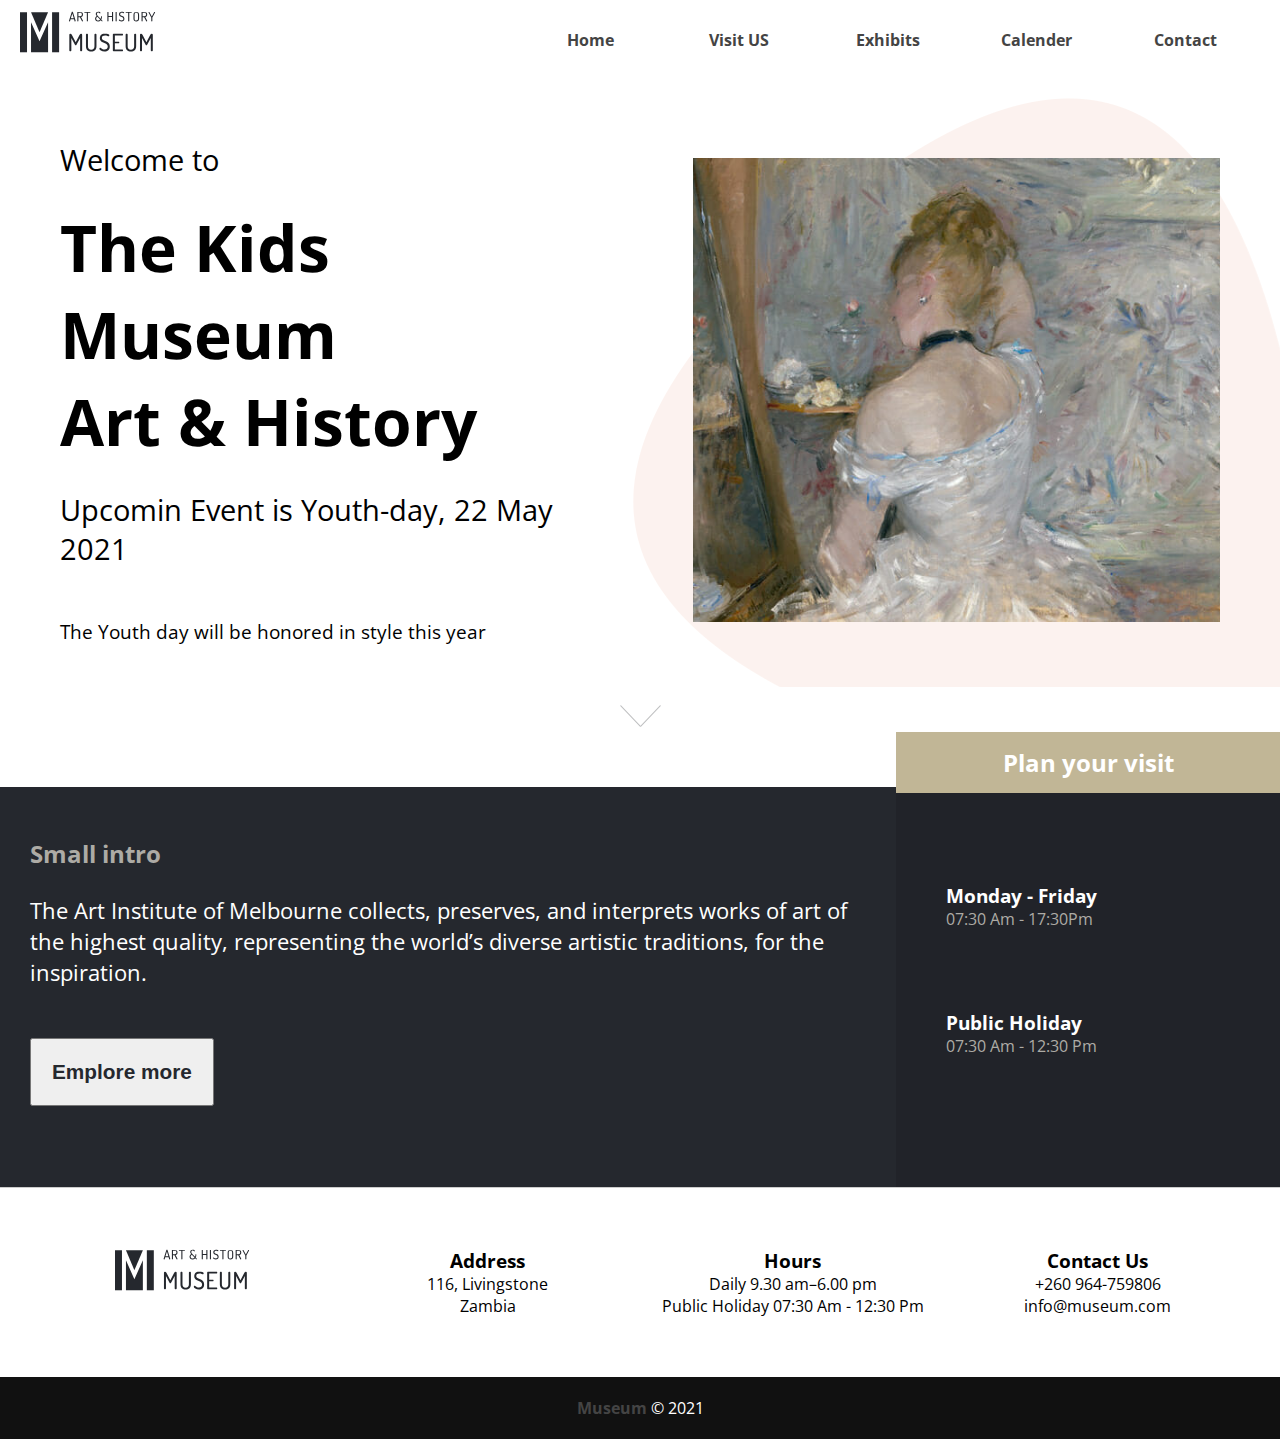
<file: index.html>
<!DOCTYPE html>
<html lang="en">
<head>
    <meta charset="UTF-8">
    <meta http-equiv="X-UA-Compatible" content="IE=edge">
    <meta name="viewport" content="width=device-width, initial-scale=1.0">
    <title>Kids Museum - 2020</title>


    <link rel="stylesheet" href="./assets/css/main.css">
</head>
<body>
    <header>
        <div>
            <img src="./assets/images/logo.svg" alt="logo">
        </div>
        <nav>
            <a href="index.html">Home</a>
            <a href="#!">Visit US</a>
            <a href="exhibits.html">Exhibits</a>
            <a href="#!">Calender</a>
            <a href="#!">Contact</a>
        </nav>
    </header>
    <main class="main-container">
        <div class="hero">
            <div class="hero-text pdm">
                <span class="
                sub-title">
                    Welcome to
                </span>
                <div class="mgs"></div>
                <h1 class="main-title">
                    The Kids  Museum <br> Art &amp; History
                </h1>
                <div class="mgs"></div>
                <span class="
                sub-title">
                    Upcomin Event is Youth-day, 22 May 2021
                </span>
                <div class="mgm"></div>
                <p class="hero-txt-para">
                    The Youth day will be honored in style this year
                </p>
            </div>
            <div class="hero-img pdm" >
                <img class="wider" src="./assets/images/image1.jpg" alt="museuam">
            </div>


            
        </div>
        <div class="arrow-container">
            <img src="./assets/images/nav_down_slide.png" alt="">
        </div>


    </main>


    <div class="plan-visit">
        <div class="header-accent">
            <h2>Plan your visit</h2>
        </div>
    </div>
    <div class="container-two dark">
        <div class="intro">
            <h2>
                Small intro
            </h2>
            <div class="mgs"></div>
            <p>
                The Art Institute of Melbourne collects, 
                preserves, and interprets works of art of 
                the highest quality, representing the world’s 
                diverse artistic traditions, for the inspiration.
            </p>

            <div class="mgm"></div>
            <button>
                <a href="#!">Emplore more</a>
            </button>
        </div>
        <div class="plan-visit-side">
            <ul>
                <li>
                    <h3>Monday - Friday</h3>
                    <span> 07:30 Am - 17:30Pm </span>
                </li>
                <li>
                    <h3>Public Holiday</h3>
                    <span> 07:30 Am - 12:30 Pm </span>
                </li>
            </ul>
        </div>
    </div>


    <footer>
        <div>
            <img src="./assets/images/logo.svg" alt="logo">
        </div>

        <div>
            <h3>Address</h3>
            <p>
                116, Livingstone <br> Zambia
            </p>
        </div>
        <div>
            <h3>Hours</h3>
            <p>
                Daily 9.30 am–6.00 pm
                <br>
                Public Holiday
                07:30 Am - 12:30 Pm
            </p>
        </div>
        <div>
            <h3>Contact Us</h3>
            <p>
                +260 964-759806 <br>
                info@museum.com 
            </p>
        </div>
    </footer>
    <div class="copyrights">
        <a href="#!">Museum</a> &copy; 2021	
    </div>
</body>
</html>
</file>
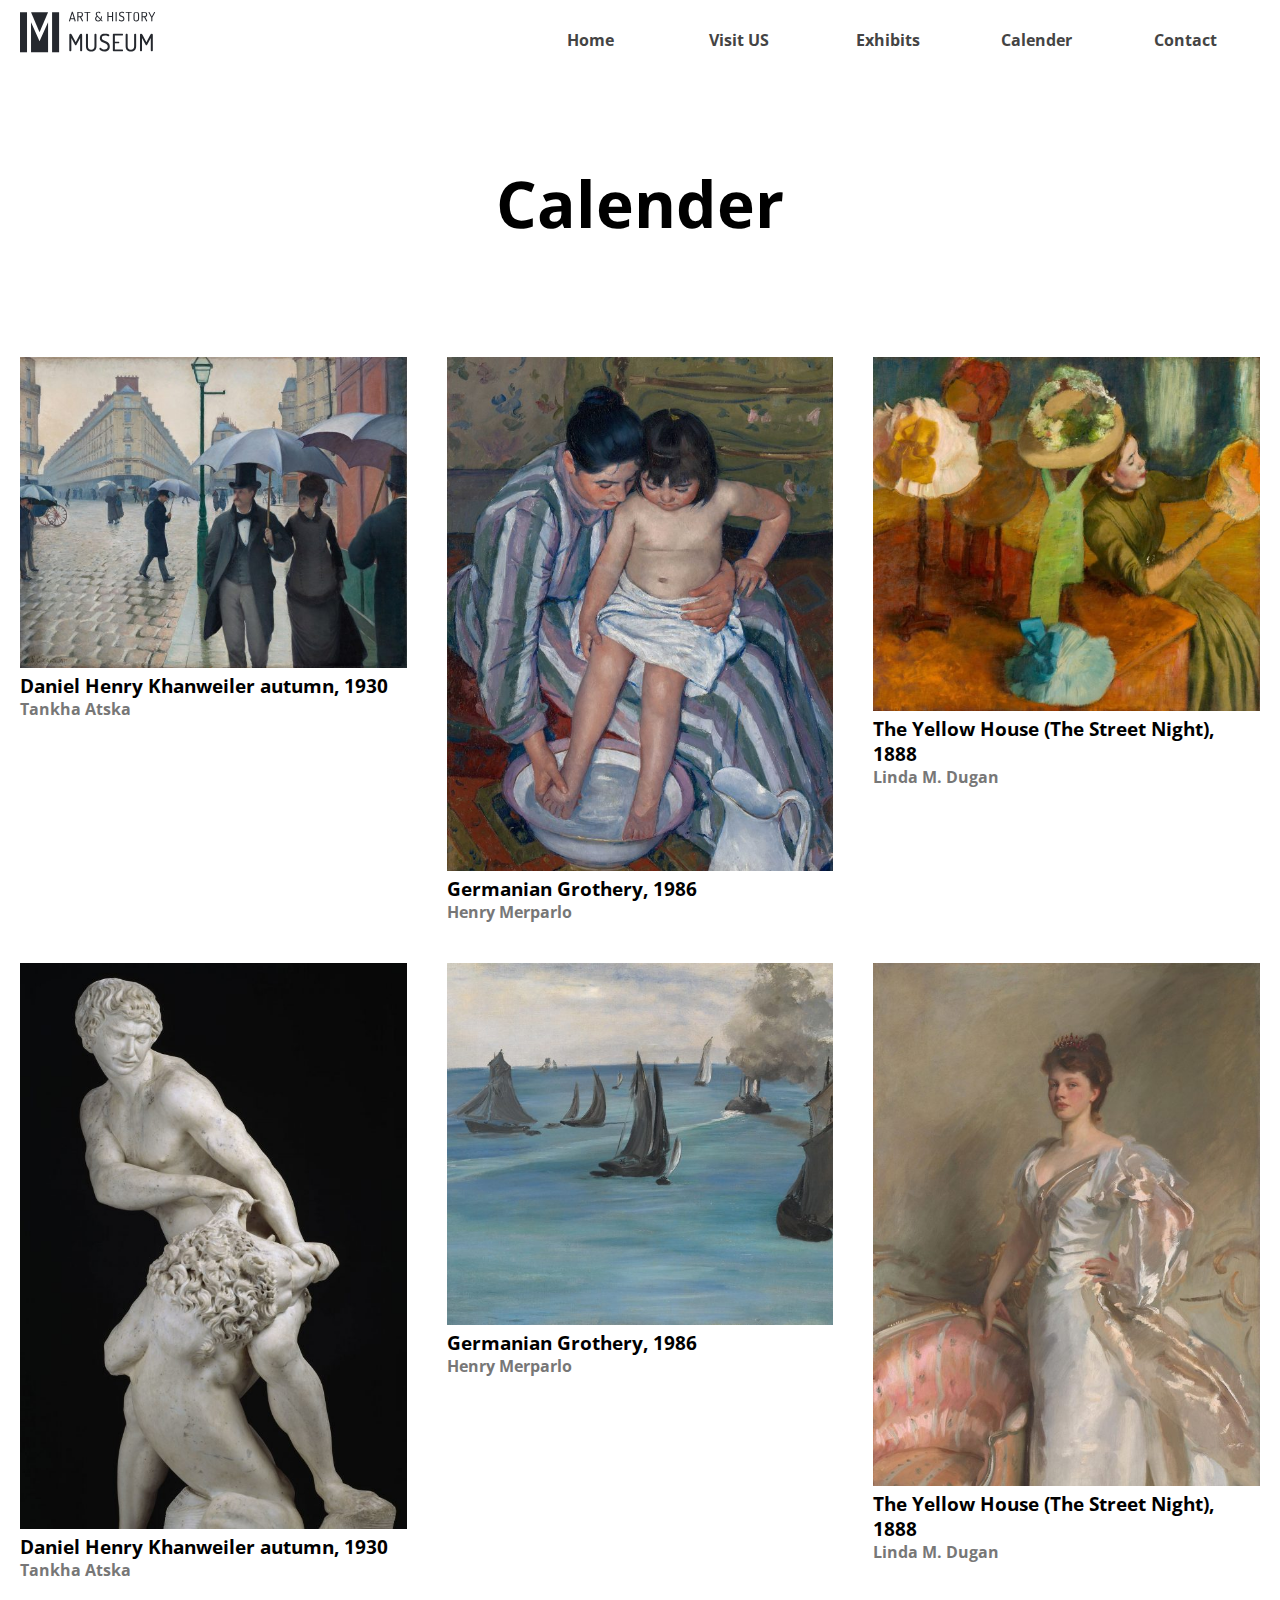
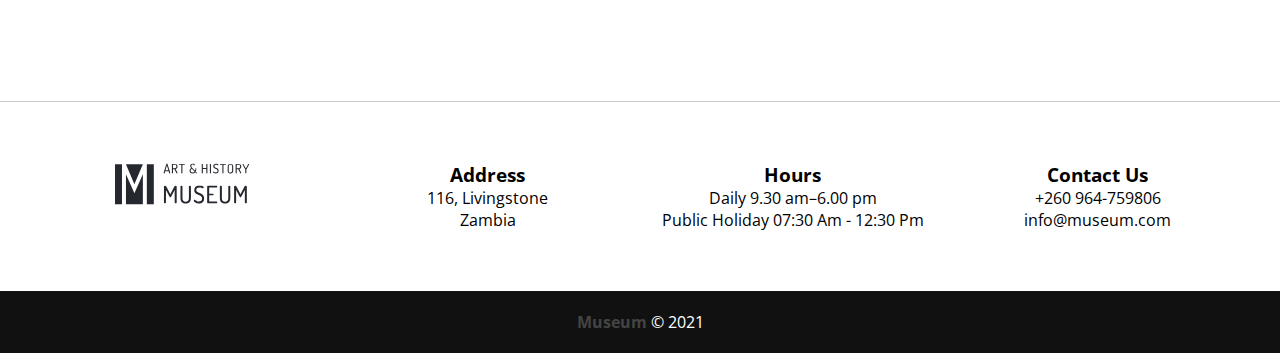
<file: calender.html>
<!DOCTYPE html>
<html lang="en">
<head>
    <meta charset="UTF-8">
    <meta http-equiv="X-UA-Compatible" content="IE=edge">
    <meta name="viewport" content="width=device-width, initial-scale=1.0">
    <title>Kids Museum - Calender</title>


    <link rel="stylesheet" href="./assets/css/main.css">
</head>
<body>
    <header>
        <div>
            <img src="./assets/images/logo.svg" alt="logo">
        </div>
        <nav>
            <a href="index.html">Home</a>
            <a href="visit.html">Visit US</a>
            <a href="exhibits.html">Exhibits</a>
            <a href="calender.html">Calender</a>
            <a href="contact.html">Contact</a>
        </nav>
    </header>
    <main class="main-container">
        
       <div class="central-txt">
           <h1 class="main-title">Calender</h1>
           <div class="mgs"></div>

       </div>

    
       <div class="mgs"></div>


       <div class="gallery-container">
           <div>
               <img class="wider" src="./assets/images/calender_1-600x483.jpg" alt="exhibit one">
               <h3>Daniel Henry Khanweiler autumn, 1930</h3>
               <h4>Tankha Atska</h4>
           </div>

           <div>
                <img class="wider" src="./assets/images/calender_2-600x797.jpg" alt="exhibit one">
                <h3>Germanian Grothery, 1986</h3>
                <h4>Henry Merparlo</h4>
           </div>
           <div>
                <img class="wider" src="./assets/images/calender_3-600x549.jpg" alt="exhibit one">
                <h3>The Yellow House (The Street Night), 1888</h3>
                <h4>Linda M. Dugan</h4>
           </div>
       </div>
       
       <div class="gallery-container">
           <div>
               <img class="wider" src="./assets/images/calender_4-600x879.jpg" alt="exhibit one">
               <h3>Daniel Henry Khanweiler autumn, 1930</h3>
               <h4>Tankha Atska</h4>
           </div>

           <div>
                <img class="wider" src="./assets/images/calender_5-600x562.jpg" alt="exhibit one">
                <h3>Germanian Grothery, 1986</h3>
                <h4>Henry Merparlo</h4>
           </div>
           <div>
                <img class="wider" src="./assets/images/calender_6-600x812.jpg" alt="exhibit one">
                <h3>The Yellow House (The Street Night), 1888</h3>
                <h4>Linda M. Dugan</h4>
           </div>
       </div>

    </main>


    <div class="mgx"></div>

    <footer>
        <div>
            <img src="./assets/images/logo.svg" alt="logo">
        </div>

        <div>
            <h3>Address</h3>
            <p>
                116, Livingstone <br> Zambia
            </p>
        </div>
        <div>
            <h3>Hours</h3>
            <p>
                Daily 9.30 am–6.00 pm
                <br>
                Public Holiday
                07:30 Am - 12:30 Pm
            </p>
        </div>
        <div>
            <h3>Contact Us</h3>
            <p>
                +260 964-759806 <br>
                info@museum.com 
            </p>
        </div>
    </footer>
    <div class="copyrights">
        <a href="#!">Museum</a> &copy; 2021	
    </div>
</body>
</html>
</file>
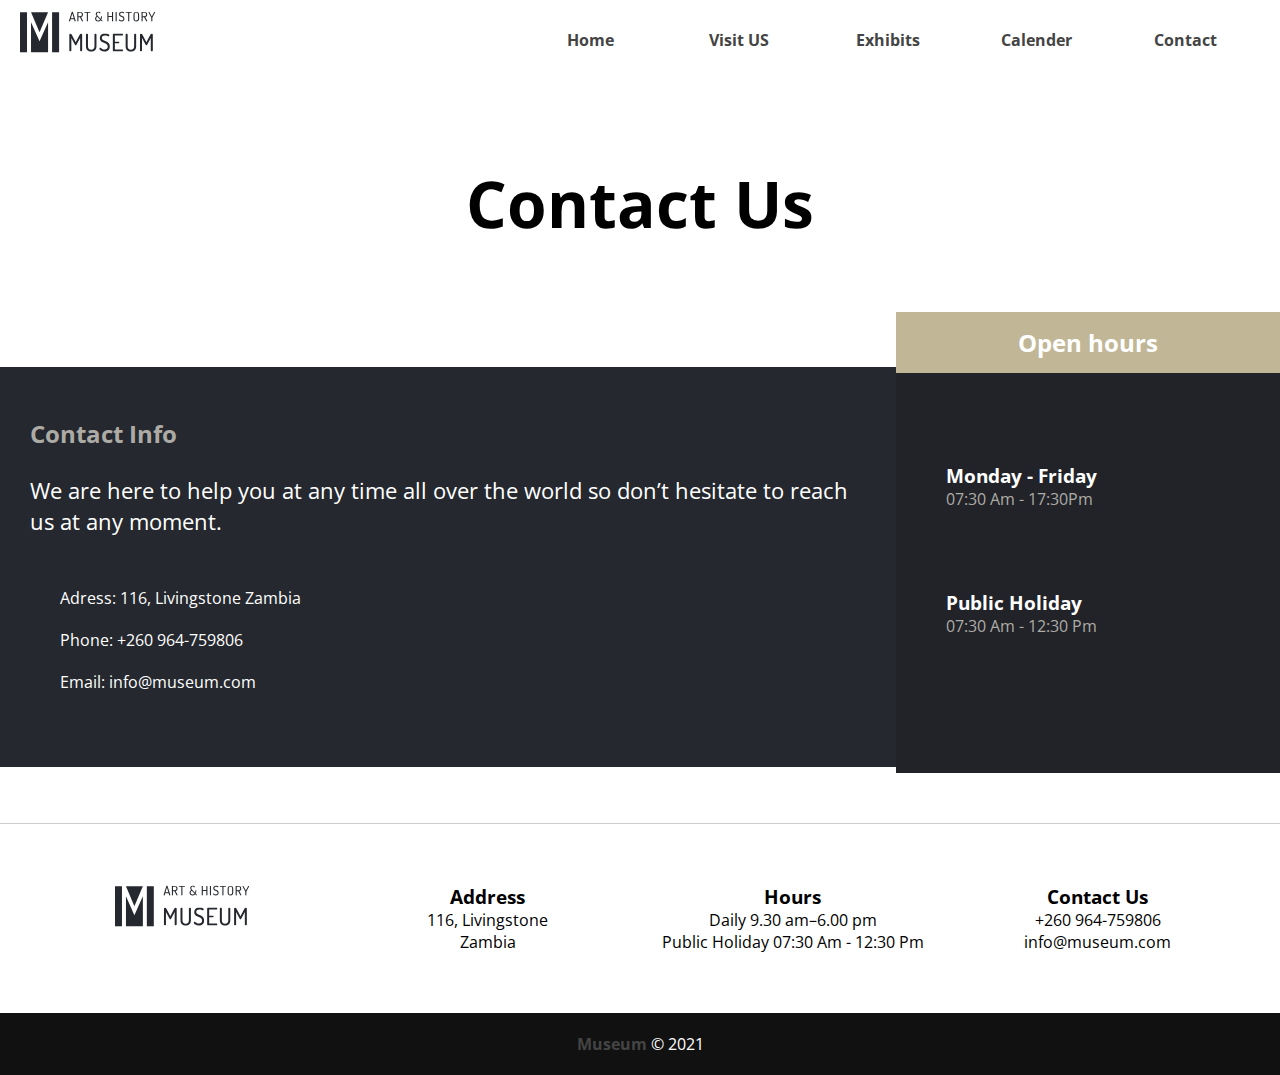
<file: contact.html>
<!DOCTYPE html>
<html lang="en">
<head>
    <meta charset="UTF-8">
    <meta http-equiv="X-UA-Compatible" content="IE=edge">
    <meta name="viewport" content="width=device-width, initial-scale=1.0">
    <title>Kids Museum - Contact</title>


    <link rel="stylesheet" href="./assets/css/main.css">
</head>
<body>
    <header>
        <div>
            <img src="./assets/images/logo.svg" alt="logo">
        </div>
        <nav>
            <a href="index.html">Home</a>
            <a href="visit.html">Visit US</a>
            <a href="exhibits.html">Exhibits</a>
            <a href="calender.html">Calender</a>
            <a href="contact.html">Contact</a>
        </nav>
    </header>
    <main class="main-container">
        
       <div class="central-txt">
           <h1 class="main-title">Contact Us</h1>
           <div class="mgs"></div>
         
       </div>



    </main>


    <div class="plan-visit">
        <div class="header-accent">
            <h2>Open hours</h2>
        </div>
    </div>
    <div class="container-two dark">
        <div class="intro">
            <h2>
                Contact Info
            </h2>
            <div class="mgs"></div>
            <p>
                We are here to help you at any time all over the world so don’t hesitate to reach us at any moment.
            </p>
            <ul class="contact-info">
                <li>Adress: 116, Livingstone
                    Zambia</li>
                <li>
                    Phone: +260 964-759806
                </li>
                <li>
                    Email: info@museum.com
                </li>
            </ul>
            <div class="mgm"></div>
        </div>
        <div class="plan-visit-side">
            <ul>
                <li>
                    <h3>Monday - Friday</h3>
                    <span> 07:30 Am - 17:30Pm </span>
                </li>
                <li>
                    <h3>Public Holiday</h3>
                    <span> 07:30 Am - 12:30 Pm </span>
                </li>
            </ul>
        </div>
    </div>


    <footer>
        <div>
            <img src="./assets/images/logo.svg" alt="logo">
        </div>

        <div>
            <h3>Address</h3>
            <p>
                116, Livingstone <br> Zambia
            </p>
        </div>
        <div>
            <h3>Hours</h3>
            <p>
                Daily 9.30 am–6.00 pm
                <br>
                Public Holiday
                07:30 Am - 12:30 Pm
            </p>
        </div>
        <div>
            <h3>Contact Us</h3>
            <p>
                +260 964-759806 <br>
                info@museum.com 
            </p>
        </div>
    </footer>
    <div class="copyrights">
        <a href="#!">Museum</a> &copy; 2021	
    </div>
</body>
</html>
</file>
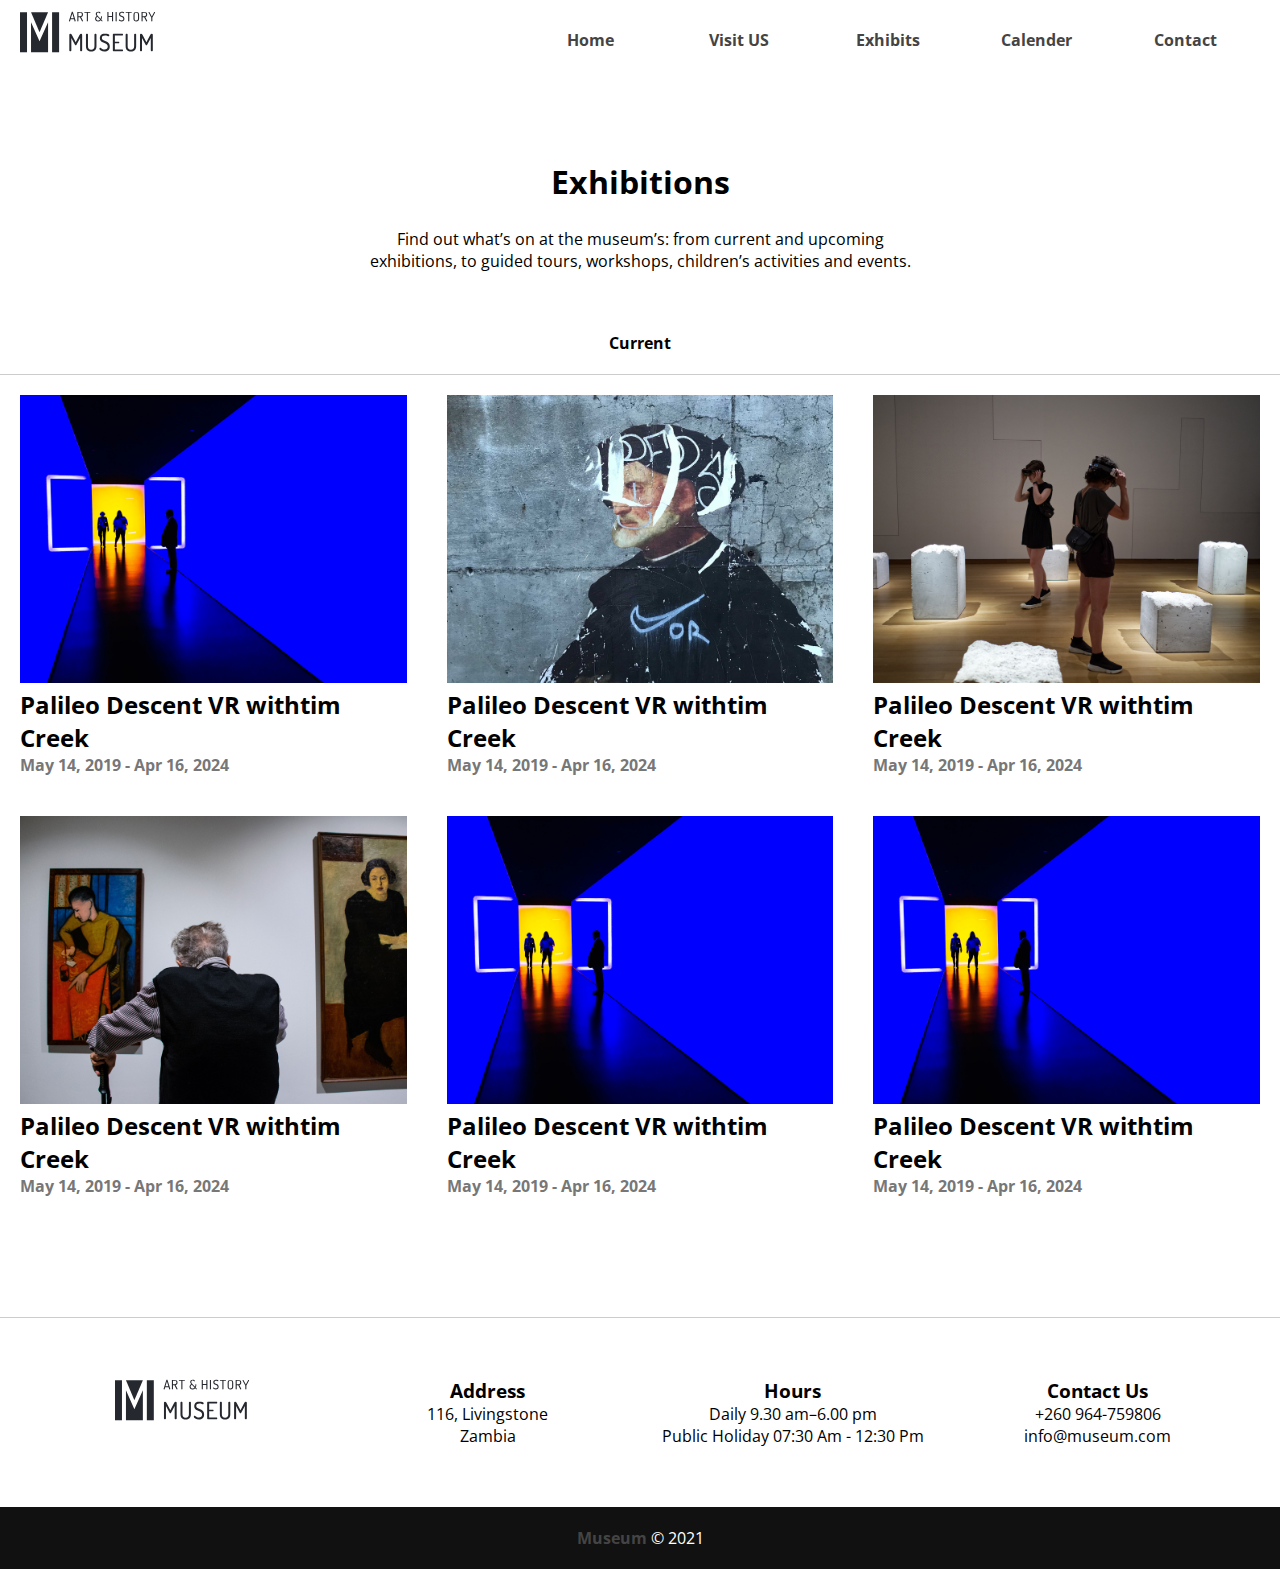
<file: exhibits.html>
<!DOCTYPE html>
<html lang="en">
<head>
    <meta charset="UTF-8">
    <meta http-equiv="X-UA-Compatible" content="IE=edge">
    <meta name="viewport" content="width=device-width, initial-scale=1.0">
    <title>Kids Museum - 2020</title>


    <link rel="stylesheet" href="./assets/css/main.css">
</head>
<body>
    <header>
        <div>
            <img src="./assets/images/logo.svg" alt="logo">
        </div>
        <nav>
            <a href="index.html">Home</a>
            <a href="#!">Visit US</a>
            <a href="exhibits.html">Exhibits</a>
            <a href="#!">Calender</a>
            <a href="#!">Contact</a>
        </nav>
    </header>
    <main class="main-container">
        
       <div class="central-txt">
           <h1>Exhibitions</h1>
           <div class="mgs"></div>
           <p>
                Find out what’s on at the museum’s: from current and upcoming <br>
                exhibitions, to guided tours, workshops, children’s activities 
                and events.
           </p>
       </div>

       <div class="ribbon">
        <h4>Current</h4>
       </div>



       <div class="gallery-container">
           <div>
               <img class="wider" src="./assets/images/exhibition-img-1.4.jpg" alt="exhibit one">
               <h2>Palileo Descent VR withtim Creek</h2>
               <h4>May 14, 2019 - Apr 16, 2024</h4>
           </div>

           <div>
                <img class="wider" src="./assets/images/exhibition-img-1.5.jpg" alt="exhibit one">
                <h2>Palileo Descent VR withtim Creek</h2>
                <h4>May 14, 2019 - Apr 16, 2024</h4>
           </div>
           <div>
                <img class="wider" src="./assets/images/exhibition-img-1.7.jpg" alt="exhibit one">
                <h2>Palileo Descent VR withtim Creek</h2>
                <h4>May 14, 2019 - Apr 16, 2024</h4>
           </div>
       </div>
       <div class="gallery-container">
           <div>
               <img class="wider" src="./assets/images/exhibition-img-1.8.jpg" alt="exhibit one">
               <h2>Palileo Descent VR withtim Creek</h2>
               <h4>May 14, 2019 - Apr 16, 2024</h4>
           </div>

           <div>
                <img class="wider" src="./assets/images/exhibition-img-1.4.jpg" alt="exhibit one">
                <h2>Palileo Descent VR withtim Creek</h2>
                <h4>May 14, 2019 - Apr 16, 2024</h4>
           </div>
           <div>
                <img class="wider" src="./assets/images/exhibition-img-1.4.jpg" alt="exhibit one">
                <h2>Palileo Descent VR withtim Creek</h2>
                <h4>May 14, 2019 - Apr 16, 2024</h4>
           </div>
       </div>

    </main>


    <div class="mgx"></div>

    <footer>
        <div>
            <img src="./assets/images/logo.svg" alt="logo">
        </div>

        <div>
            <h3>Address</h3>
            <p>
                116, Livingstone <br> Zambia
            </p>
        </div>
        <div>
            <h3>Hours</h3>
            <p>
                Daily 9.30 am–6.00 pm
                <br>
                Public Holiday
                07:30 Am - 12:30 Pm
            </p>
        </div>
        <div>
            <h3>Contact Us</h3>
            <p>
                +260 964-759806 <br>
                info@museum.com 
            </p>
        </div>
    </footer>
    <div class="copyrights">
        <a href="#!">Museum</a> &copy; 2021	
    </div>
</body>
</html>
</file>
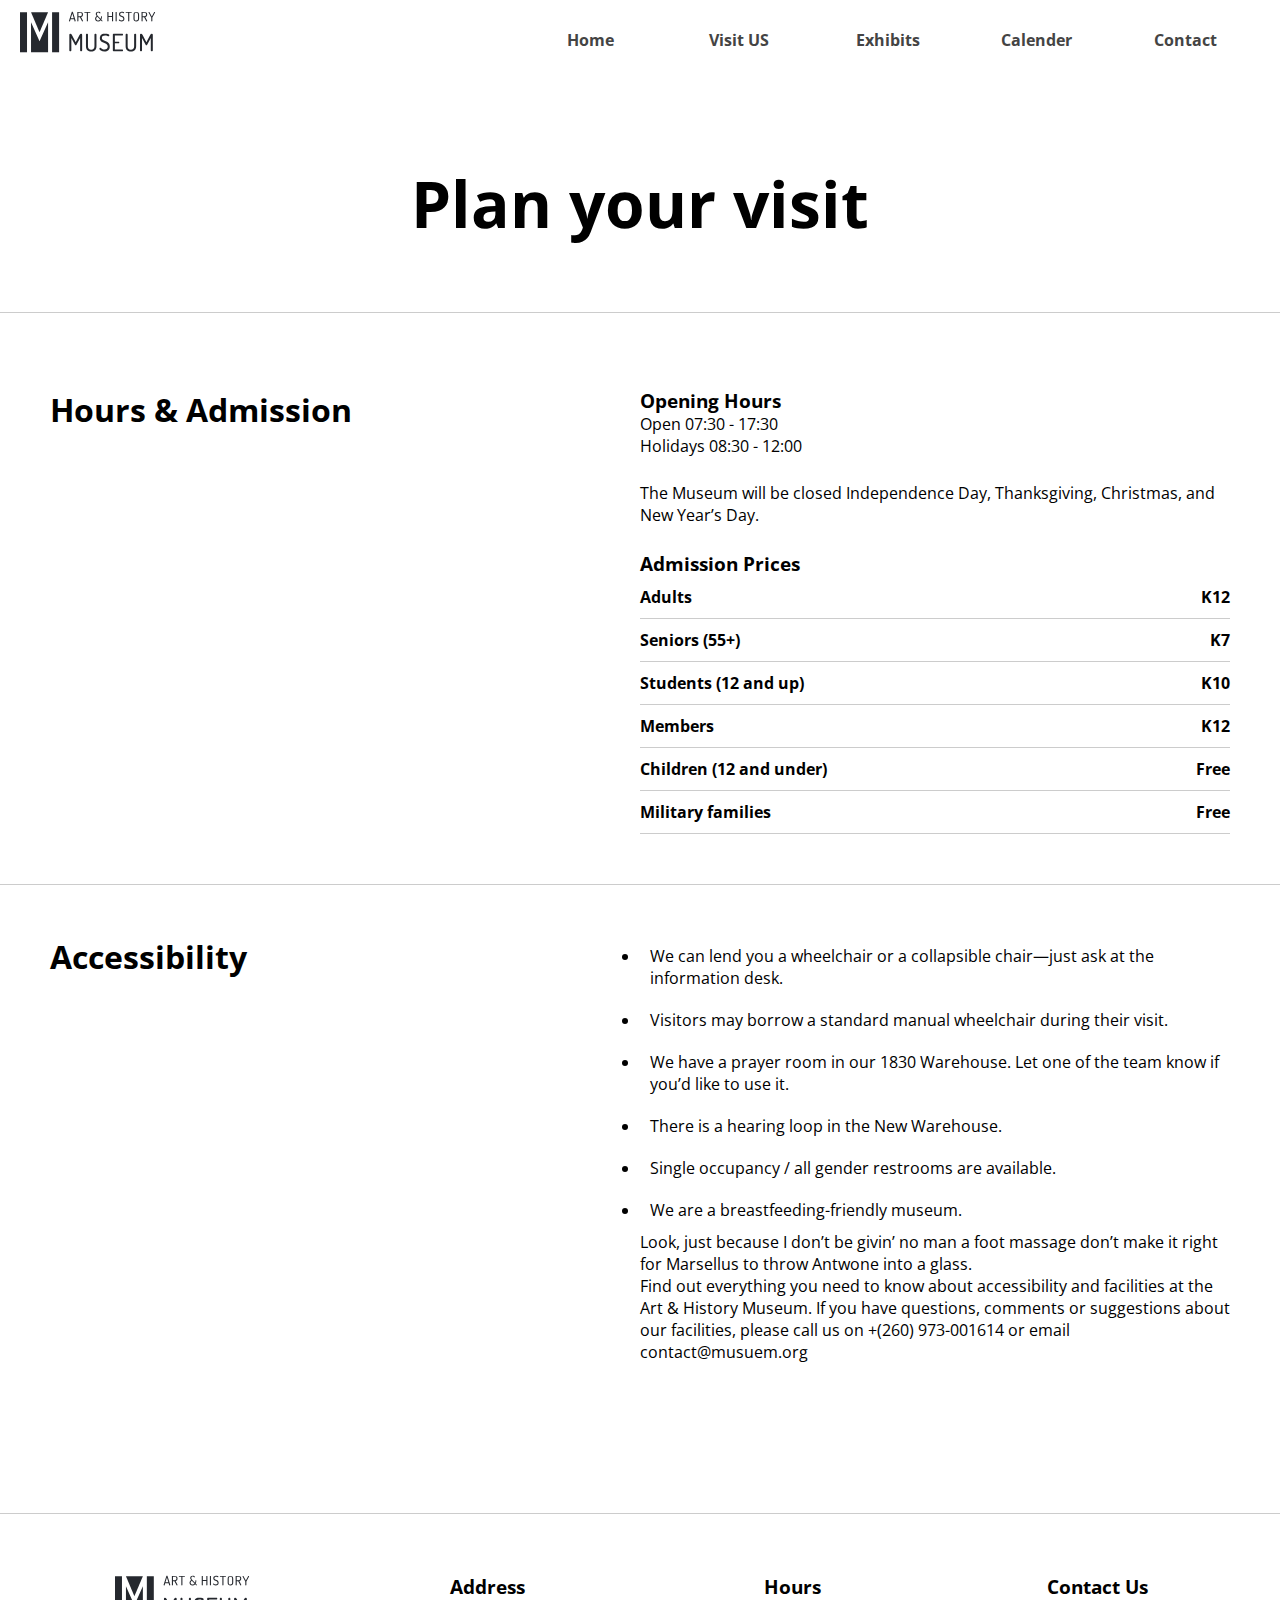
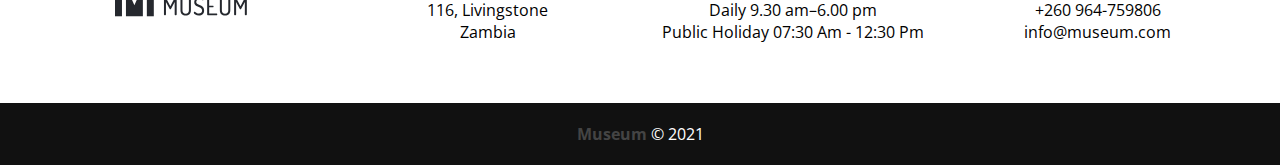
<file: visit.html>
<!DOCTYPE html>
<html lang="en">
<head>
    <meta charset="UTF-8">
    <meta http-equiv="X-UA-Compatible" content="IE=edge">
    <meta name="viewport" content="width=device-width, initial-scale=1.0">
    <title>Kids Museum - Visit</title>


    <link rel="stylesheet" href="./assets/css/main.css">
</head>
<body>
    <header>
        <div>
            <img src="./assets/images/logo.svg" alt="logo">
        </div>
        <nav>
            <a href="index.html">Home</a>
            <a href="visit.html">Visit US</a>
            <a href="exhibits.html">Exhibits</a>
            <a href="calender.html">Calender</a>
            <a href="contact.html">Contact</a>
        </nav>
    </header>
    <main class="main-container">
        
       <div class="central-txt">
           <h1 class="main-title">Plan your visit</h1>
           <div class="mgs"></div>
           <!-- <p>
                Find out what’s on at the museum’s: from current and upcoming <br>
                exhibitions, to guided tours, workshops, children’s activities 
                and events.
           </p> -->
       </div>

       <div class="ribbon"></div>

       <div class="mgs"></div>


       
       <div class="split-two">
           <div class="txt-sectionl">
               <h1 class="main-heading">
                Hours & Admission
               </h1>
           </div>

           <div class="txt-sectionr">
            <h3> Opening Hours</h3>
            <p>
                Open 07:30 - 17:30 <br>   Holidays  08:30 - 12:00
            </p>
            <div class="mgs"></div>
            <p>
                The Museum will be closed Independence Day, Thanksgiving, Christmas, and New Year’s Day.
            </p>
            <div class="mgs"></div>
            
            <h3>
                Admission Prices
            </h3>
            <ul class="admission-prices">
                <li>
                    <h4>Adults</h4>
                    <h4 class="force-center"> K12</h4>
                </li>
                <li>
                    <h4>Seniors (55+)
                    </h4>
                    <h4 class="force-center"> K7</h4>
                </li>
                <li>
                    <h4>Students (12 and up)
                    </h4>
                    <h4 class="force-center"> K10</h4>
                </li>
                <li>
                    <h4>Members
                    </h4>
                    <h4 class="force-center"> K12</h4>
                </li>
                <li>
                    <h4>Children (12 and under)

                    </h4>
                    <h4 class="force-center"> Free</h4>
                </li>
                <li>
                    <h4>Military families

                    </h4>
                    <h4 class="force-center"> Free</h4>
                </li>
            </ul>
           </div>

       </div>
       <div class="line"></div>
       <div class="split-two">
           <div class="txt-sectionl">
               <h1 class="main-heading">
               Accessibility
               </h1>
           </div>

           <div class="txt-sectionr">
            <ul class="dum-list">
                <li>
                    We can lend you a wheelchair or a collapsible chair—just ask at the information desk.
                </li>
                <li>
                    Visitors may borrow a standard manual wheelchair during their visit.
                </li>
                <li>
                    We have a prayer room in our 1830 Warehouse. Let one of the team know if you’d like to use it.
                </li>
                <li>
                    There is a hearing loop in the New Warehouse.
                </li>
                <li>
                    Single occupancy / all gender restrooms are available.
                </li>
                <li>
                    We are a breastfeeding-friendly museum.
                </li>
                <p>
                    Look, just because I don’t be givin’ no man a foot massage don’t make it right for Marsellus to throw Antwone into a glass.
                </p>
                <p>
                    Find out everything you need to know about accessibility and facilities at the Art & History Museum. If you have questions, comments or suggestions about our facilities, please call us on +(260) 973-001614 or email contact@musuem.org
                </p>
            </ul>
           </div>

       </div>

    </main>


    <div class="mgx"></div>

    <footer>
        <div>
            <img src="./assets/images/logo.svg" alt="logo">
        </div>

        <div>
            <h3>Address</h3>
            <p>
                116, Livingstone <br> Zambia
            </p>
        </div>
        <div>
            <h3>Hours</h3>
            <p>
                Daily 9.30 am–6.00 pm
                <br>
                Public Holiday
                07:30 Am - 12:30 Pm
            </p>
        </div>
        <div>
            <h3>Contact Us</h3>
            <p>
                +260 964-759806 <br>
                info@museum.com 
            </p>
        </div>
    </footer>
    <div class="copyrights">
        <a href="#!">Museum</a> &copy; 2021	
    </div>
</body>
</html>
</file>
<file: assets/css/main.css>
@import url('https://fonts.googleapis.com/css2?family=Open+Sans:wght@300;400;700&display=swap');
* {
    margin: 0;
    padding: 0;
    box-sizing: border-box;
}

/* dark: #25282e
mdark : #444;
ldark: #777;

accent: #c1b696; */

body {
    font-family: 'Open Sans', sans-serif;
    background-color: #fff;
}
a {
    color: #444;
    text-decoration: none;
    font-weight: bold;
}

header {
    width: 100%;
    height: 80px;
    background-color: #fff;
    display: flex;
    padding: 10px 20px 10px 20px;
    justify-content: space-between;
    
}


nav {
    width: 60%;
    display: flex;
}
nav a {
    flex: 1;
    align-content: center;
    display: flex;
    justify-content: center;
    align-items: center;
}
main {
     width: 100%;
     max-width: 1366px;
     margin: auto;

}
.hero {
    display: flex;
    justify-content: space-between;
    align-items: center;
}
.wider {
    width: 100%;
}
.mgs {
    width: 100%;
    height: 25px;
}
.mgm {
    width: 100%;
    height: 50px;
}
.mgx {
    width: 100%;
    height: 100px;
}
.pdm {
    padding: 60px
}


.main-title {
    font-size: 4rem;
}
.sub-title {
    font-size: 1.8rem;
}
.hero-img {
    background-image: url("../images/bg.png");
    background-repeat: no-repeat;
}
.hero-txt-para {
    font-size: 1.2rem;
}
.arrow-container {
    text-align: center;
}

.header-accent {
    padding: 14px;
    width: 30%;
    text-align: center;
    background-color: #c1b696;
    float: right;
}

.header-accent h2 {
    color: #fff;
}
button {
    padding: 20px;
}
button a {
    text-decoration: none;
    font-size: 1.3rem;
    color: #25282e;
}
.container-two {
    width: 100%;
    margin-top: 55px;
    height: 400px;
    /* padding: 100px 14px 100px 14px; */
}
.container-two .intro {
    float: left;
    width: 70%;
    padding: 50px 30px 50px 30px;
    align-items: center;
}
.intro h2 {
    color: #adaba5;
} 
.intro p {
    font-size: 1.4rem;
    color: #fff;
}
.container-two .plan-visit-side {
    width: 30%;
    height: 100%;
    display: flex;
    align-items: flex-start;
    background-color: #212329;
    padding: 50px 10px 50px 10px;

    flex-direction: column;
}
.plan-visit-side ul li {
    list-style-type: none;
    padding: 40px;
    color: #fff;
}
.plan-visit-side ul li span {
    color: #adaba5;
    padding-top: 5px;
}

.dark {
    background-color: #25282e!important;
}


footer {
    width: 100%;
    height: auto;
    background-color: #fff;
    display: flex;
    border-top: 1px solid #ccc;
    padding: 60px 30px 60px 30px;

}
footer div {
    flex: 1;
    text-align: center;
}

.copyrights {
    padding: 20px;
    text-align: center;
    color: #fff;
    background-color: #111;
    
}
.central-txt{
    padding: 80px 0px 40px 0px;
    text-align: center;
}
.ribbon {
    text-align: center;
    
    border-bottom:1px solid #ccc ;
}
.ribbon h4 {
    padding: 20px;
}
.gallery-container {
    width: 100%;
    display: flex;
}
.gallery-container div {
    flex: 1;
    padding: 20px;
}

.gallery-container div h2 {

}
.gallery-container div h4 {
    color: #777;
}

.split-two {
    padding: 50px;
    display: flex;
} 
.txt-sectionl {
    flex:1;
}
.txt-sectionr {
    flex:1;
}
.admission-prices {
    width: 100%;
}
.admission-prices li {
    display: flex;
    border-bottom: 1px solid #ccc;
    padding: 10px 0 10px 0;
    justify-content: space-between;
}
.line {
    border-bottom: 1px solid #ccc;
}
.force-center {
    text-align: center;
}

.dum-list li {
    padding: 10px;
} 

.midware{
    width: 100%;
    padding: 60px;
}

.contact-info {
    padding: 30px;
}
.contact-info li {
    list-style-type: none;
    color: #fff;
    margin-top: 20px;
}
</file>
